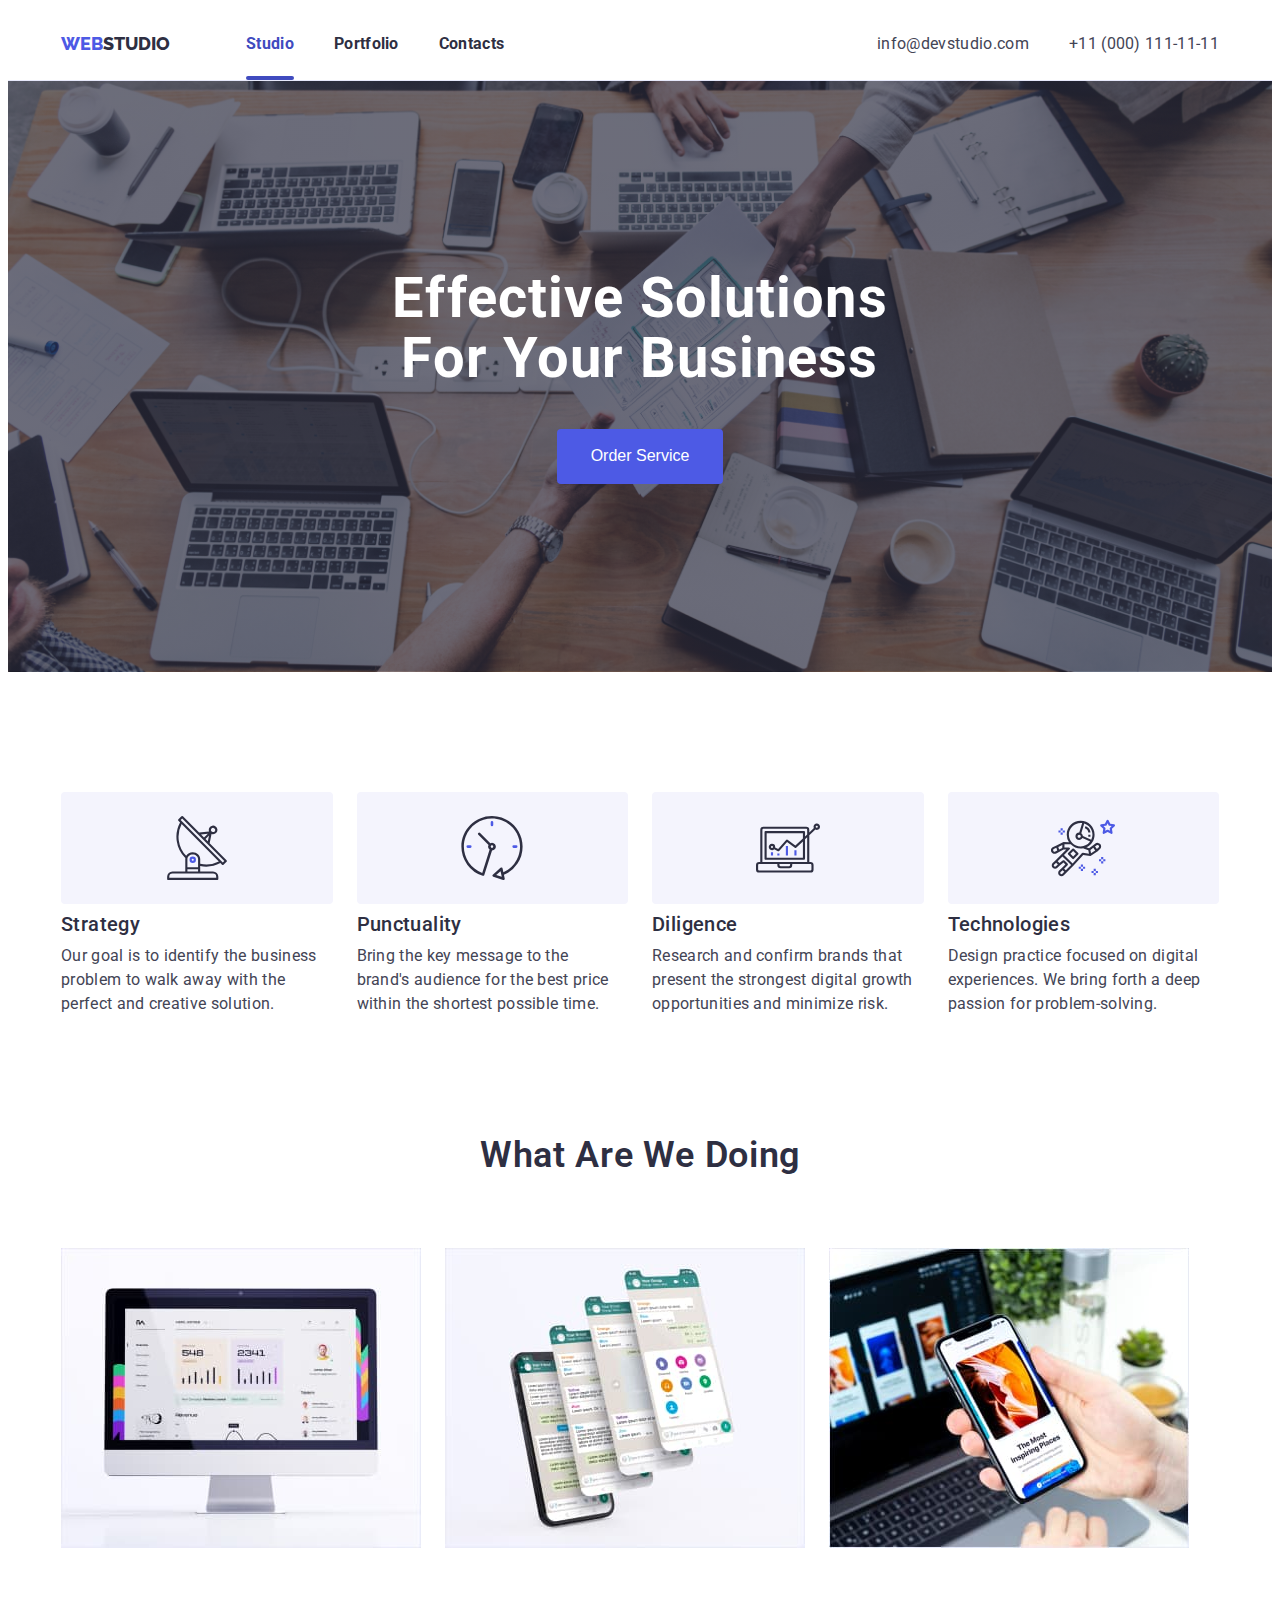
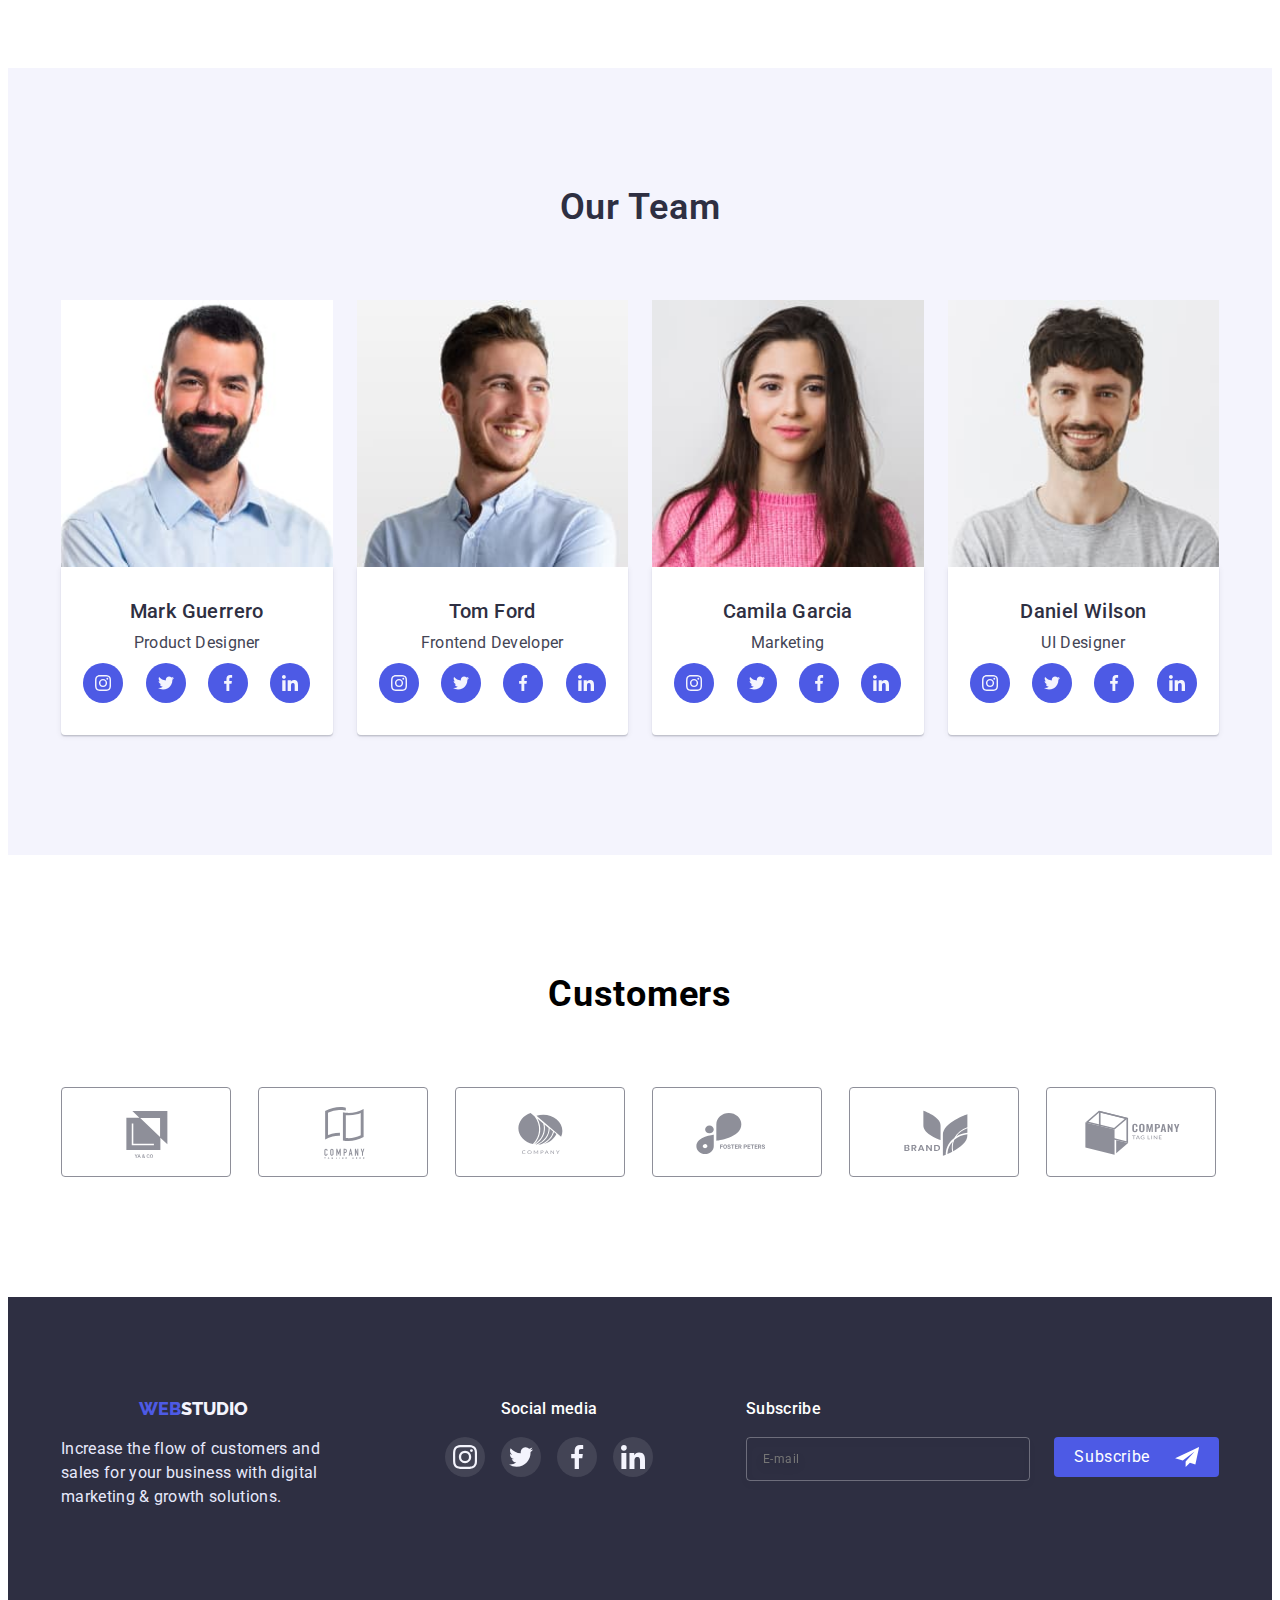
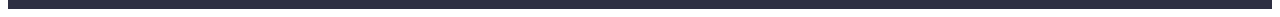
<file: index.html>
<!DOCTYPE html>
<html lang="en">
  <head>
    <meta charset="UTF-8" />
    <meta http-equiv="X-UA-Compatible" content="IE=edge" />
    <meta name="viewport" content="width=device-width, initial-scale=1.0" />
    <link rel="preconnect" href="https://fonts.googleapis.com" />
    <link rel="preconnect" href="https://fonts.gstatic.com" crossorigin />
    <link
      href="https://fonts.googleapis.com/css2?family=Raleway:wght@800&family=Roboto:wght@400;500;700;900&display=swap"
      rel="stylesheet"
    />
    <link
      rel="stylesheet"
      href="https://cdnjs.cloudflare.com/ajax/libs/modern-normalize/1.1.0/modern-normalize.min.css"
      integrity="sha512-wpPYUAdjBVSE4KJnH1VR1HeZfpl1ub8YT/NKx4PuQ5NmX2tKuGu6U/JRp5y+Y8XG2tV+wKQpNHVUX03MfMFn9Q=="
      crossorigin="anonymous"
      referrerpolicy="no-referrer"
    />
    <link rel="stylesheet" href="./css/styles.css" />
    <link rel="stylesheet" href="./css/mobile.css" />
    <link rel="stylesheet" href="./css/tablet.css" />
    <link rel="stylesheet" href="./css/desktop.css" />
    <title>HomeWork</title>
  </head>
  <body>
    <!----------------header---------------->
    <header class="header">
      <div class="container">
        <nav class="header-nav">
          <a class="logo" href="./index.html"
            ><span class="logo-span">Web</span>studio</a
          >
          <ul class="logo-list list">
            <li>
              <a class="logo-link active" href="./index.html"
                ><span class="active-wrap">Studio</span></a
              >
            </li>
            <li><a class="logo-link" href="./portfolio.html">Portfolio</a></li>
            <li><a class="logo-link" href="">Contacts</a></li>
          </ul>
        </nav>
        <address class="adress-wrap">
          <ul class="contact list">
            <li class="contact-list">
              <a class="contact-link" href="mailto:info@devstudio.com"
                >info@devstudio.com</a
              >
            </li>
            <li class="contact-list">
              <a class="contact-link" href="tel:+110001111111"
                >+11 (000) 111-11-11</a
              >
            </li>
          </ul>
        </address>
        <button type="button" class="mob-menu" data-menu-open>
          <svg class="menu-icon" width="29.54" height="18.62">
            <use href="./images/symbol-defs.svg#icon-mobile-menu-open"></use>
          </svg>
        </button>
      </div>
    </header>
    <!----------------main---------------->
    <main>
      <!-----------------hero---------------->
      <section class="hero">
        <div class="container">
          <h1 class="hero-title">Effective Solutions for Your Business</h1>
          <button class="hero-button" type="button" data-modal-open>
            Order Service
          </button>
        </div>
      </section>
      <!----------------our skills---------------->
      <section class="skills">
        <div class="container">
          <h2 class="visually-hidden">Our skills</h2>
          <ul class="skills-list list">
            <li class="skills-li">
              <div class="icon-li">
                <svg width="64" height="64">
                  <use href="./images/symbol-defs.svg#icon-antenna"></use>
                </svg>
              </div>
              <h3 class="skills-title">Strategy</h3>
              <p class="skills-text">
                Our goal is to identify the business problem to walk away with
                the perfect and creative solution.
              </p>
            </li>
            <li class="skills-li">
              <div class="icon-li">
                <svg width="64" height="64">
                  <use href="./images/symbol-defs.svg#icon-clock"></use>
                </svg>
              </div>
              <h3 class="skills-title">Punctuality</h3>
              <p class="skills-text">
                Bring the key message to the brand's audience for the best price
                within the shortest possible time.
              </p>
            </li>
            <li class="skills-li">
              <div class="icon-li">
                <svg width="64" height="64">
                  <use href="./images/symbol-defs.svg#icon-diagram"></use>
                </svg>
              </div>
              <h3 class="skills-title">Diligence</h3>
              <p class="skills-text">
                Research and confirm brands that present the strongest digital
                growth opportunities and minimize risk.
              </p>
            </li>
            <li class="skills-li">
              <div class="icon-li">
                <svg width="64" height="64">
                  <use href="./images/symbol-defs.svg#icon-astronaut"></use>
                </svg>
              </div>
              <h3 class="skills-title">Technologies</h3>
              <p class="skills-text">
                Design practice focused on digital experiences. We bring forth a
                deep passion for problem-solving.
              </p>
            </li>
          </ul>
        </div>
      </section>
      <!-----------------What are we doing----------------->
      <section class="doing">
        <div class="container">
          <h2 class="doing-title">What are we doing</h2>
          <ul class="ul-doing list">
            <li>
              <img src="./images/main-page/imac.jpg" alt="imac" width="360" />
            </li>
            <li>
              <img
                src="./images/main-page/phones.jpg"
                alt="phones"
                width="360"
              />
            </li>
            <li>
              <img
                src="./images/main-page/phonelaptop.jpg"
                alt="phone and laptop"
                width="360"
              />
            </li>
          </ul>
        </div>
      </section>
      <!-----------------team----------------->
      <section class="team">
        <div class="container">
          <h2 class="team-title">Our Team</h2>
          <ul class="team-ul list">
            <li class="team-main">
              <img
                class="team-img"
                src="./images/main-page/team/markguerrero.jpg"
                srcset="
                  ./images/main-page/team/markguerrero.jpg  1x,
                  ./images/main-page/team/marc-guero-2x.jpg 2x
                "
                alt="Mark Guerrero"
                width="264"
              />
              <div class="team-wrap">
                <h3 class="group-title">Mark Guerrero</h3>
                <p class="group-text">Product Designer</p>
                <ul class="team-list list">
                  <li class="team-li">
                    <a href="" class="team-link">
                      <svg class="team-icon" width="16" height="16">
                        <use
                          href="./images/symbol-defs.svg#icon-instagram"
                        ></use>
                      </svg>
                    </a>
                  </li>
                  <li class="team-li">
                    <a href="" class="team-link">
                      <svg class="team-icon" width="16" height="16">
                        <use href="./images/symbol-defs.svg#icon-twitter"></use>
                      </svg>
                    </a>
                  </li>
                  <li class="team-li">
                    <a href="" class="team-link">
                      <svg class="team-icon" width="16" height="16">
                        <use
                          href="./images/symbol-defs.svg#icon-facebook"
                        ></use>
                      </svg>
                    </a>
                  </li>
                  <li class="team-li">
                    <a href="" class="team-link">
                      <svg class="team-icon" width="16" height="16">
                        <use
                          href="./images/symbol-defs.svg#icon-linkedin"
                        ></use>
                      </svg>
                    </a>
                  </li>
                </ul>
              </div>
            </li>
            <li class="team-main">
              <img
                class="team-img"
                src="./images/main-page/team/tomford.jpg"
                srcset="
                  ./images/main-page/team/tomford.jpg     1x,
                  ./images/main-page/team/tom-ford-2x.jpg 2x
                "
                alt="Tom Ford"
                width="264"
              />
              <div class="team-wrap">
                <h3 class="group-title">Tom Ford</h3>
                <p class="group-text">Frontend Developer</p>
                <ul class="team-list list">
                  <li class="team-li">
                    <a href="" class="team-link">
                      <svg class="team-icon" width="16" height="16">
                        <use
                          href="./images/symbol-defs.svg#icon-instagram"
                        ></use>
                      </svg>
                    </a>
                  </li>
                  <li class="team-li">
                    <a href="" class="team-link">
                      <svg class="team-icon" width="16" height="16">
                        <use href="./images/symbol-defs.svg#icon-twitter"></use>
                      </svg>
                    </a>
                  </li>
                  <li class="team-li">
                    <a href="" class="team-link">
                      <svg class="team-icon" width="16" height="16">
                        <use
                          href="./images/symbol-defs.svg#icon-facebook"
                        ></use>
                      </svg>
                    </a>
                  </li>
                  <li class="team-li">
                    <a href="" class="team-link">
                      <svg class="team-icon" width="16" height="16">
                        <use
                          href="./images/symbol-defs.svg#icon-linkedin"
                        ></use>
                      </svg>
                    </a>
                  </li>
                </ul>
              </div>
            </li>
            <li class="team-main">
              <img
                class="team-img"
                src="./images/main-page/team/camilagarcia.jpg"
                srcset="
                  ./images/main-page/team/camilagarcia.jpg     1x,
                  ./images/main-page/team/camila-garcia-2x.jpg 2x
                "
                alt="Camila Garcia"
                width="264"
              />
              <div class="team-wrap">
                <h3 class="group-title">Camila Garcia</h3>
                <p class="group-text">Marketing</p>
                <ul class="team-list list">
                  <li class="team-li">
                    <a href="" class="team-link">
                      <svg class="team-icon" width="16" height="16">
                        <use
                          href="./images/symbol-defs.svg#icon-instagram"
                        ></use>
                      </svg>
                    </a>
                  </li>
                  <li class="team-li">
                    <a href="" class="team-link">
                      <svg class="team-icon" width="16" height="16">
                        <use href="./images/symbol-defs.svg#icon-twitter"></use>
                      </svg>
                    </a>
                  </li>
                  <li class="team-li">
                    <a href="" class="team-link">
                      <svg class="team-icon" width="16" height="16">
                        <use
                          href="./images/symbol-defs.svg#icon-facebook"
                        ></use>
                      </svg>
                    </a>
                  </li>
                  <li class="team-li">
                    <a href="" class="team-link">
                      <svg class="team-icon" width="16" height="16">
                        <use
                          href="./images/symbol-defs.svg#icon-linkedin"
                        ></use>
                      </svg>
                    </a>
                  </li>
                </ul>
              </div>
            </li>
            <li class="team-main">
              <img
                class="team-img"
                src="./images/main-page/team/danielwilson.jpg"
                srcset="
                  ./images/main-page/team/danielwilson.jpg     1x,
                  ./images/main-page/team/daniel-wilson-2x.jpg 2x
                "
                alt="Daniel Wilson"
                width="264"
              />
              <div class="team-wrap">
                <h3 class="group-title">Daniel Wilson</h3>
                <p class="group-text">UI Designer</p>
                <ul class="team-list list">
                  <li class="team-li">
                    <a href="" class="team-link">
                      <svg class="team-icon" width="16" height="16">
                        <use
                          href="./images/symbol-defs.svg#icon-instagram"
                        ></use>
                      </svg>
                    </a>
                  </li>
                  <li class="team-li">
                    <a href="" class="team-link">
                      <svg class="team-icon" width="16" height="16">
                        <use href="./images/symbol-defs.svg#icon-twitter"></use>
                      </svg>
                    </a>
                  </li>
                  <li class="team-li">
                    <a href="" class="team-link">
                      <svg class="team-icon" width="16" height="16">
                        <use
                          href="./images/symbol-defs.svg#icon-facebook"
                        ></use>
                      </svg>
                    </a>
                  </li>
                  <li class="team-li">
                    <a href="" class="team-link">
                      <svg class="team-icon" width="16" height="16">
                        <use
                          href="./images/symbol-defs.svg#icon-linkedin"
                        ></use>
                      </svg>
                    </a>
                  </li>
                </ul>
              </div>
            </li>
          </ul>
        </div>
      </section>
      <!--------------customers-------------->
      <section class="customers">
        <div class="container">
          <h2 class="customers-title">Customers</h2>
          <ul class="customers-list list">
            <li class="list-item">
              <a href="" class="customers-link">
                <svg class="customers-icon" width="104" height="56">
                  <use href="./images/symbol-defs.svg#icon-Logo"></use>
                </svg>
              </a>
            </li>
            <li class="list-item">
              <a href="" class="customers-link">
                <svg class="customers-icon" width="104" height="56">
                  <use href="./images/symbol-defs.svg#icon-Logo-1"></use>
                </svg>
              </a>
            </li>
            <li class="list-item">
              <a href="" class="customers-link">
                <svg class="customers-icon" width="104" height="56">
                  <use href="./images/symbol-defs.svg#icon-Logo-2"></use>
                </svg>
              </a>
            </li>
            <li class="list-item">
              <a href="" class="customers-link">
                <svg class="customers-icon" width="104" height="56">
                  <use href="./images/symbol-defs.svg#icon-Logo-3"></use>
                </svg>
              </a>
            </li>
            <li class="list-item">
              <a href="" class="customers-link">
                <svg class="customers-icon" width="104" height="56">
                  <use href="./images/symbol-defs.svg#icon-Logo-4"></use>
                </svg>
              </a>
            </li>
            <li class="list-item">
              <a href="" class="customers-link">
                <svg class="customers-icon" width="104" height="56">
                  <use href="./images/symbol-defs.svg#icon-Logo-5"></use>
                </svg>
              </a>
            </li>
          </ul>
        </div>
      </section>
    </main>
    <!-----------------footer---------------->
    <footer class="footer">
      <div class="container">
        <div class="footer-wrap">
          <div class="footer-logo-wrap">
            <a class="footer-logo" href="./index.html"
              ><span class="footer-span">Web</span>studio</a
            >
            <p class="footer-text">
              Increase the flow of customers and sales for your business with
              digital marketing & growth solutions.
            </p>
          </div>
          <div class="footer-soc">
            <h2 class="soc-title">Social media</h2>
            <ul class="soc-list list">
              <li class="soc-item">
                <a class="soc-link" href="">
                  <svg class="soc-icon" width="24" height="24">
                    <use href="./images/symbol-defs.svg#icon-instagram"></use>
                  </svg>
                </a>
              </li>
              <li class="soc-item">
                <a class="soc-link" href="">
                  <svg class="soc-icon" width="24" height="24">
                    <use href="./images/symbol-defs.svg#icon-twitter"></use>
                  </svg>
                </a>
              </li>
              <li class="soc-item">
                <a class="soc-link" href="">
                  <svg class="soc-icon" width="24" height="24">
                    <use href="./images/symbol-defs.svg#icon-facebook"></use>
                  </svg>
                </a>
              </li>
              <li class="soc-item">
                <a class="soc-link" href="">
                  <svg class="soc-icon" width="24" height="24">
                    <use href="./images/symbol-defs.svg#icon-linkedin"></use>
                  </svg>
                </a>
              </li>
            </ul>
          </div>
          <div class="subscribe-wrap">
            <p class="subscribe-area">Subscribe</p>
            <div class="footer-label">
              <label>
                <input
                  type="email"
                  name="mail"
                  class="footer-mail"
                  placeholder="E-mail" /></label
              ><button type="button" class="subscribe-btn">
                Subscribe
                <svg class="footer-btn-icon" width="24" height="20">
                  <use href="./images/symbol-defs.svg#icon-send"></use>
                </svg>
              </button>
            </div>
          </div>
        </div>
      </div>
    </footer>
    <!---------------modal---------------->
    <div class="backdrop is-hidden" data-modal>
      <div class="modal">
        <button type="button" class="modal-close" data-modal-close>
          <svg class="modal-icon" width="8" height="8">
            <use href="./images/symbol-defs.svg#icon-close"></use>
          </svg>
        </button>
        <p class="modal-title">Leave your contacts and we will call you back</p>
        <form class="modal-form">
          <label class="modal-label">
            <span class="modal-input-title">Name</span>
            <span class="modal-wrap">
              <input type="text" class="input" name="name" />
              <svg class="modal-name-icon" width="12" height="12">
                <use href="./images/symbol-defs.svg#icon-Name"></use>
              </svg>
            </span>
          </label>
          <label class="modal-label">
            <span class="modal-input-title">Phone</span>
            <span class="modal-wrap">
              <input type="tel" class="input" name="phone" />
              <svg class="modal-name-icon" width="13" height="13">
                <use href="./images/symbol-defs.svg#icon-Phone"></use>
              </svg>
            </span>
          </label>
          <label class="modal-label">
            <span class="modal-input-title">Email</span>
            <span class="modal-wrap">
              <input type="email" class="input" name="email" />
              <svg class="modal-name-icon" width="13" height="13">
                <use href="./images/symbol-defs.svg#icon-Mail"></use>
              </svg>
            </span>
          </label>
          <label class="modal-label-text">
            <span class="modal-input-title">Comment</span>
            <textarea
              name="user-comment"
              id="user-comment"
              class="user-text"
              placeholder="Text input"
            ></textarea>
          </label>
          <label class="checkbox-label">
            <input
              type="checkbox"
              name="check-text"
              value="true"
              class="modal-checkbox visually-hidden"
            />
            <span class="checkbox-custom">
              <svg class="" width="10" height="8">
                <use href="./images/symbol-defs.svg#icon-Vector"></use>
              </svg>
            </span>
            <span class="privacy-policy"
              >I accept the terms and conditions of the
              <a href="" class="privacy-policy-link">Policy Privacy</a></span
            >
          </label>
          <button type="submit" class="modal-send-btn">Send</button>
        </form>
      </div>
    </div>
    <!------------------mobile-menu------------------>
    <div class="mobile-backdrop is-hidden" data-menu>
      <div class="mobile-menu-wrap">
      <button type="button" class="mob-menu-close" data-menu-close>
        <svg class="modal-icon" width="8" height="8">
          <use href="./images/symbol-defs.svg#icon-close"></use>
        </svg>
      </button>
      <div class="mobile-menu">
        <ul class="mobile-list list">
          <li class="mobile-item">
            <a class="mobile-link" href="./index.html"
              ><span class="active-wrap">Studio</span></a
            >
          </li>
          <li class="mobile-item"><a class="mobile-link" href="./portfolio.html">Portfolio</a></li>
          <li class="mobile-item"><a class="mobile-link" href="">Contacts</a></li>
        </ul>
      </div>
      <div class="mobile-contact-wrap">
        <ul class="mobile-contact list">
          <li class="mobile-contact-item">
            <a class="mobile-contact-link" href="tel:+110001111111"
              >+11 (000) 111-11-11</a
            >
          </li>
          <li class="mobile-contact-item">
            <a class="mail-contact-link" href="mailto:info@devstudio.com"
              >info@devstudio.com</a
            >
          </li>
        </ul>
        <div class="mob-soc">
          <ul class="mob-soc-list list">
            <li class="mob-soc-item">
              <a class="mob-soc-link" href="">
                <svg class="mob-soc-icon" width="24" height="24">
                  <use href="./images/symbol-defs.svg#icon-instagram"></use>
                </svg>
              </a>
            </li>
            <li class="mob-soc-item">
              <a class="mob-soc-link" href="">
                <svg class="mob-soc-icon" width="24" height="24">
                  <use href="./images/symbol-defs.svg#icon-twitter"></use>
                </svg>
              </a>
            </li>
            <li class="mob-soc-item">
              <a class="mob-soc-link" href="">
                <svg class="mob-soc-icon" width="24" height="24">
                  <use href="./images/symbol-defs.svg#icon-facebook"></use>
                </svg>
              </a>
            </li>
            <li class="mob-soc-item">
              <a class="mob-soc-link" href="">
                <svg class="mob-soc-icon" width="24" height="24">
                  <use href="./images/symbol-defs.svg#icon-linkedin"></use>
                </svg>
              </a>
            </li>
          </ul>
        </div>
      </div>
      </div>
      </div>
    </div>
    <script src="./js/modal.js"></script>
    <script src="./js/mob-menu.js"></script>
  </body>
</html>
</file>
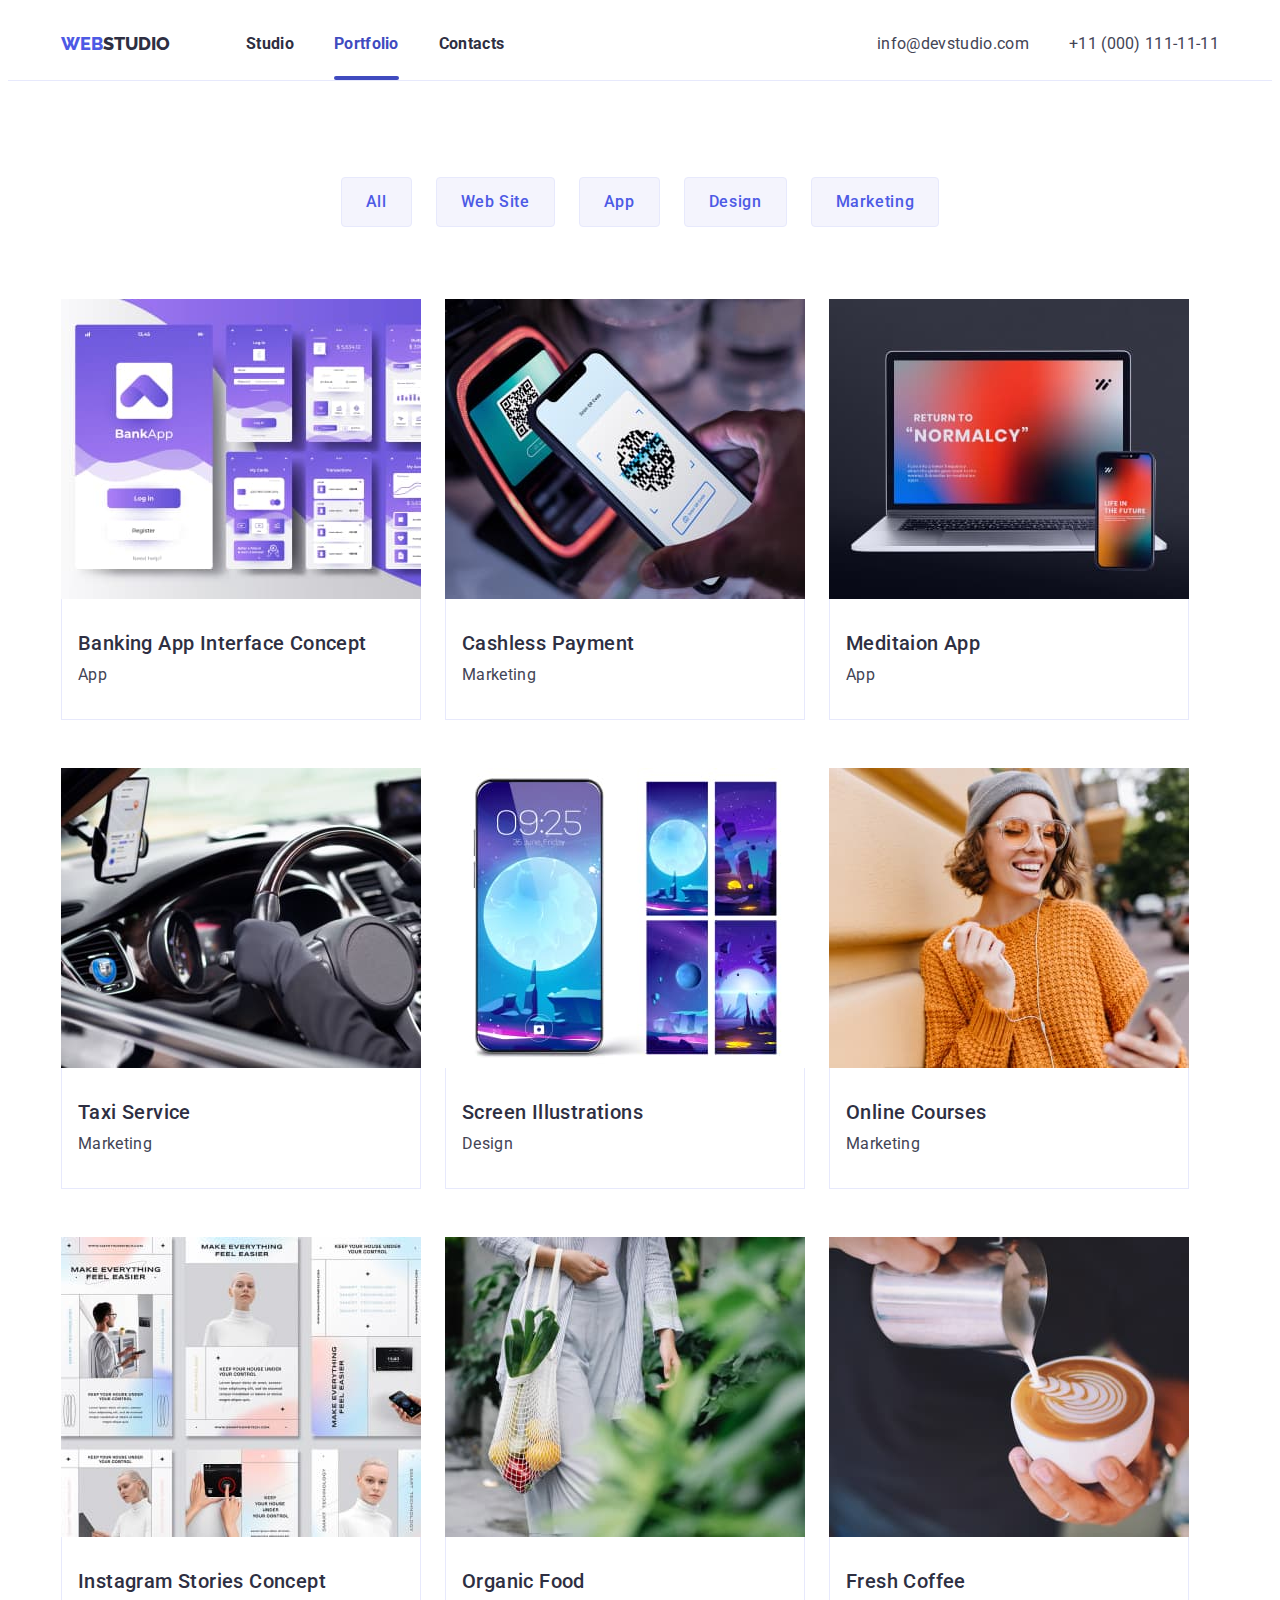
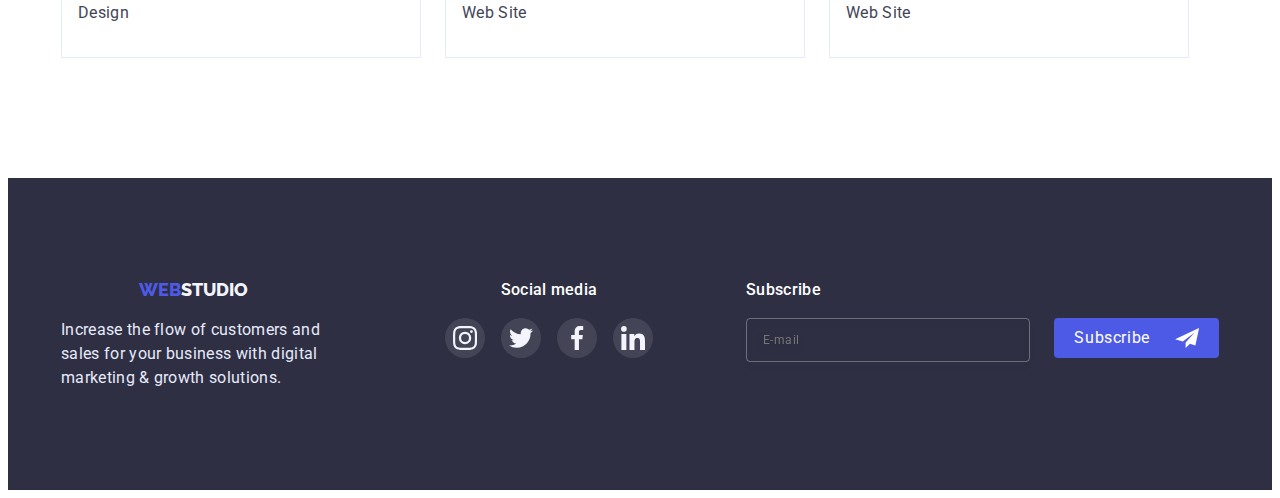
<file: portfolio.html>
<!DOCTYPE html>
<html lang="en">
  <head>
    <meta charset="UTF-8" />
    <meta http-equiv="X-UA-Compatible" content="IE=edge" />
    <meta name="viewport" content="width=device-width, initial-scale=1.0" />
    <link rel="preconnect" href="https://fonts.googleapis.com" />
    <link rel="preconnect" href="https://fonts.gstatic.com" crossorigin />
    <link
      href="https://fonts.googleapis.com/css2?family=Raleway:wght@800&family=Roboto:wght@400;500;700;900&display=swap"
      rel="stylesheet"
    />
    <link
      rel="stylesheet"
      href="https://cdnjs.cloudflare.com/ajax/libs/modern-normalize/1.1.0/modern-normalize.min.css"
      integrity="sha512-wpPYUAdjBVSE4KJnH1VR1HeZfpl1ub8YT/NKx4PuQ5NmX2tKuGu6U/JRp5y+Y8XG2tV+wKQpNHVUX03MfMFn9Q=="
      crossorigin="anonymous"
      referrerpolicy="no-referrer"
    />
    <link rel="stylesheet" href="./css/styles.css" />
    <link rel="stylesheet" href="./css/mobile.css" />
    <link rel="stylesheet" href="./css/tablet.css" />
    <link rel="stylesheet" href="./css/desktop.css" />
    <title>HomeWork</title>
  </head>
  <body>
    <!-----------------header----------------->
    <header class="header">
      <div class="container">
        <nav class="header-nav">
          <a class="logo" href="./index.html"
            ><span class="logo-span">Web</span>studio</a
          >
          <ul class="logo-list list">
            <li><a class="logo-link" href="./index.html">Studio</a></li>
            <li>
              <a class="logo-link active" href="./portfolio.html"
                ><span class="active-wrap">Portfolio</span></a
              >
            </li>
            <li><a class="logo-link" href="">Contacts</a></li>
          </ul>
        </nav>
        <address class="adress-wrap">
          <ul class="contact list">
            <li>
              <a class="contact-link" href="mailto:info@devstudio.com"
                >info@devstudio.com</a
              >
            </li>
            <li>
              <a class="contact-link" href="tel:+110001111111"
                >+11 (000) 111-11-11</a
              >
            </li>
          </ul>
        </address>
      </div>
    </header>
    <!-----------------main----------------->
    <main>
      <!------------------filter----------------->
      <section class="portfolio">
        <div class="container">
          <h1 class="visually-hidden">Portfolio</h1>
          <ul class="portfolio-filter list">
            <li class="portfolio-item">
              <button class="portfolio-btn" type="button">All</button>
            </li>
            <li class="portfolio-item">
              <button class="portfolio-btn" type="button">Web Site</button>
            </li>
            <li class="portfolio-item">
              <button class="portfolio-btn" type="button">App</button>
            </li>
            <li class="portfolio-item">
              <button class="portfolio-btn" type="button">Design</button>
            </li>
            <li class="portfolio-item">
              <button class="portfolio-btn" type="button">Marketing</button>
            </li>
          </ul>

          <ul class="portfolio-list list">
            <li class="portfolio-li">
              <a class="portfolio-link" href="">
                <div class="exampl-wrap">
                  <img
                    src="./images/portfolio/mobilebank.jpg"
                    alt="mobile bank app"
                    width="360"
                  />
                  <p class="portfolio-slide-text">
                    14 Stylish and User-Friendly App Design Concepts · Task
                    Manager App · Calorie Tracker App · Exotic Fruit Ecommerce
                    App · Cloud Storage App
                  </p>
                </div>
                <div class="portfolio-wrap">
                  <h2 class="portfolio-title">Banking App Interface Concept</h2>
                  <p class="portfolio-text">App</p>
                </div></a
              >
            </li>
            <li class="portfolio-li">
              <a class="portfolio-link" href="">
                <div class="exampl-wrap">
                  <img
                    src="./images/portfolio/phoneterminal.jpg"
                    alt="cashless payment"
                    width="360"
                  />
                  <p class="portfolio-slide-text">
                    14 Stylish and User-Friendly App Design Concepts · Task
                    Manager App · Calorie Tracker App · Exotic Fruit Ecommerce
                    App · Cloud Storage App
                  </p>
                </div>
                <div class="portfolio-wrap">
                  <h2 class="portfolio-title">Cashless Payment</h2>
                  <p class="portfolio-text">Marketing</p>
                </div>
              </a>
            </li>
            <li class="portfolio-li">
              <a class="portfolio-link" href=""
                ><div class="exampl-wrap">
                  <img
                    src="./images/portfolio/laptop-phone.jpg"
                    alt="meditaion app"
                    width="360"
                  />
                  <p class="portfolio-slide-text">
                    14 Stylish and User-Friendly App Design Concepts · Task
                    Manager App · Calorie Tracker App · Exotic Fruit Ecommerce
                    App · Cloud Storage App
                  </p>
                </div>
                <div class="portfolio-wrap">
                  <h2 class="portfolio-title">Meditaion App</h2>
                  <p class="portfolio-text">App</p>
                </div></a
              >
            </li>
            <li class="portfolio-li">
              <a class="portfolio-link" href=""
                ><div class="exampl-wrap">
                  <img
                    src="./images/portfolio/car.jpg"
                    alt="taxi service"
                    width="360"
                  />
                  <p class="portfolio-slide-text">
                    14 Stylish and User-Friendly App Design Concepts · Task
                    Manager App · Calorie Tracker App · Exotic Fruit Ecommerce
                    App · Cloud Storage App
                  </p>
                </div>
                <div class="portfolio-wrap">
                  <h2 class="portfolio-title">Taxi Service</h2>
                  <p class="portfolio-text">Marketing</p>
                </div></a
              >
            </li>
            <li class="portfolio-li">
              <a class="portfolio-link" href=""
                ><div class="exampl-wrap">
                  <img
                    src="./images/portfolio/phone.jpg"
                    alt="screen illustrations"
                    width="360"
                  />
                  <p class="portfolio-slide-text">
                    14 Stylish and User-Friendly App Design Concepts · Task
                    Manager App · Calorie Tracker App · Exotic Fruit Ecommerce
                    App · Cloud Storage App
                  </p>
                </div>
                <div class="portfolio-wrap">
                  <h2 class="portfolio-title">Screen Illustrations</h2>
                  <p class="portfolio-text">Design</p>
                </div></a
              >
            </li>
            <li class="portfolio-li">
              <a class="portfolio-link" href=""
                ><div class="exampl-wrap">
                  <img
                    src="./images/portfolio/girl.jpg"
                    alt="online courses"
                    width="360"
                  />
                  <p class="portfolio-slide-text">
                    14 Stylish and User-Friendly App Design Concepts · Task
                    Manager App · Calorie Tracker App · Exotic Fruit Ecommerce
                    App · Cloud Storage App
                  </p>
                </div>
                <div class="portfolio-wrap">
                  <h2 class="portfolio-title">Online Courses</h2>
                  <p class="portfolio-text">Marketing</p>
                </div></a
              >
            </li>
            <li class="portfolio-li">
              <a class="portfolio-link" href=""
                ><div class="exampl-wrap">
                  <img
                    src="./images/portfolio/instastories.jpg"
                    alt="Instagram Stories Concept"
                    width="360"
                  />
                  <p class="portfolio-slide-text">
                    14 Stylish and User-Friendly App Design Concepts · Task
                    Manager App · Calorie Tracker App · Exotic Fruit Ecommerce
                    App · Cloud Storage App
                  </p>
                </div>
                <div class="portfolio-wrap">
                  <h2 class="portfolio-title">Instagram Stories Concept</h2>
                  <p class="portfolio-text">Design</p>
                </div></a
              >
            </li>
            <li class="portfolio-li">
              <a class="portfolio-link" href=""
                ><div class="exampl-wrap">
                  <img
                    src="./images/portfolio/girlwithfruits.jpg"
                    alt="organic food"
                    width="360"
                  />
                  <p class="portfolio-slide-text">
                    14 Stylish and User-Friendly App Design Concepts · Task
                    Manager App · Calorie Tracker App · Exotic Fruit Ecommerce
                    App · Cloud Storage App
                  </p>
                </div>
                <div class="portfolio-wrap">
                  <h2 class="portfolio-title">Organic Food</h2>
                  <p class="portfolio-text">Web Site</p>
                </div>
              </a>
            </li>
            <li class="portfolio-li">
              <a class="portfolio-link" href=""
                ><div class="exampl-wrap">
                  <img
                    src="./images/portfolio/coffe.jpg"
                    alt="fresh coffee"
                    width="360"
                  />
                  <p class="portfolio-slide-text">
                    14 Stylish and User-Friendly App Design Concepts · Task
                    Manager App · Calorie Tracker App · Exotic Fruit Ecommerce
                    App · Cloud Storage App
                  </p>
                </div>
                <div class="portfolio-wrap">
                  <h2 class="portfolio-title">Fresh Coffee</h2>
                  <p class="portfolio-text">Web Site</p>
                </div>
              </a>
            </li>
          </ul>
        </div>
      </section>
    </main>
    <!------------------footer----------------->
    <footer class="footer">
      <div class="container">
        <div class="footer-wrap">
          <div class="footer-logo-wrap">
            <a class="footer-logo" href="./index.html"
              ><span class="footer-span">Web</span>studio</a
            >
            <p class="footer-text">
              Increase the flow of customers and sales for your business with
              digital marketing & growth solutions.
            </p>
          </div>
          <div class="footer-soc">
            <h2 class="soc-title">Social media</h2>
            <ul class="soc-list list">
              <li class="soc-item">
                <a class="soc-link" href="">
                  <svg class="soc-icon" width="24" height="24">
                    <use href="./images/symbol-defs.svg#icon-instagram"></use>
                  </svg>
                </a>
              </li>
              <li class="soc-item">
                <a class="soc-link" href="">
                  <svg class="soc-icon" width="24" height="24">
                    <use href="./images/symbol-defs.svg#icon-twitter"></use>
                  </svg>
                </a>
              </li>
              <li class="soc-item">
                <a class="soc-link" href="">
                  <svg class="soc-icon" width="24" height="24">
                    <use href="./images/symbol-defs.svg#icon-facebook"></use>
                  </svg>
                </a>
              </li>
              <li class="soc-item">
                <a class="soc-link" href="">
                  <svg class="soc-icon" width="24" height="24">
                    <use href="./images/symbol-defs.svg#icon-linkedin"></use>
                  </svg>
                </a>
              </li>
            </ul>
          </div>
          <div class="subscribe-wrap">
            <p class="subscribe-area">Subscribe</p>
            <div class="footer-label">
              <label>
                <input
                  type="email"
                  name="mail"
                  class="footer-mail"
                  placeholder="E-mail" /></label
              ><button type="button" class="subscribe-btn">
                Subscribe
                <svg class="footer-btn-icon" width="24" height="20">
                  <use href="./images/symbol-defs.svg#icon-send"></use>
                </svg>
              </button>
            </div>
          </div>
        </div>
      </div>
    </footer>
  </body>
</html>
</file>
<file: css/styles.css>
:root {
  --main-text: #434455;
  --secondary-text: #2e2f42;
  --active-color: #4d5ae5;
  --hero-title-color: #ffffff;
  --hover-focus: #404bbf;
  --team-backgroud: #f4f4fd;
  --footer-text: #e7e9fc;
  --border-color: #8e8f99;
  --customers-icon-color: #8e8f99;
  --soc-links-color: rgba(255, 255, 255, 0.1);
  --soc-links-hover: #31d0aa;
  --modal-color: #fcfcfc;
  /* #FCFCFC,
 #31D0AA ,rgba(255, 255, 255, 0.1) ,#AFB1B8, #8e8f99; #434455; #2e2f42; #4d5ae5; #ffffff; #F4F4FD, #404BBF, #F4F4FD, #E7E9FC  */
}

/* ----------------body---------------- */
body {
  font-family: "Roboto", sans-serif;
}

h1,
h2,
h3,
h4,
h5,
h6,
p {
  margin: 0;
}

ul {
  margin: 0;
  padding-left: 0;
}

img {
  display: block;
  max-width: 100%;
  height: auto;
}

.container {
  /* width: 1158px; */
  padding-left: 15px;
  padding-right: 15px;
  margin-left: auto;
  margin-right: auto;
  /* outline: 1px solid red; */
}

/* ----------------header----------------*/

.header {
  border-bottom: 1px solid #e7e9fc;
}

.header > .container {
  display: flex;
}

.header-nav {
  display: flex;
}

.logo-span {
  font-family: "Raleway", sans-serif;
  font-weight: 800;
  font-size: 18px;
  line-height: 1.33;
  color: var(--active-color);
}

.logo {
  font-family: "Raleway", sans-serif;
  font-weight: 800;
  font-size: 18px;
  line-height: 1.33;
  text-transform: uppercase;
  text-decoration: none;
  color: var(--secondary-text);
  margin-right: 76px;

  padding: 24px 0;
}

.logo-list {
  display: flex;
  gap: 40px;
  display: none;
}

.list {
  list-style: none;
}

.logo-link {
  font-weight: 700;
  font-size: 16px;
  line-height: 1.5;
  letter-spacing: 0.02em;
  color: #2e2f42;
  text-decoration: none;

  padding: 24px 0;
  display: block;
  position: relative;

  transition: color 250ms cubic-bezier(0.4, 0, 0.2, 1);
}
.logo-link:hover,
.logo-link:focus {
  color: var(--hover-focus);
}

.active-wrap {
  color: var(--hover-focus);
}

.contact-list {
}

.logo-link.active::after {
  content: "";
  position: absolute;
  width: 100%;
  height: 4px;
  background: var(--hover-focus);
  border-radius: 2px;
  left: 0;
  bottom: 0;
}

.contact {
  display: flex;
  gap: 40px;
}

.adress-wrap {
  display: none;
}

.contact-link:focus,
.contact-link:hover {
  color: var(--hover-focus);
  /* outline: none; */
}

.mob-menu {
  background-color: var(--hero-title-color);
  border-color: transparent;
  margin-left: auto;
}

.menu-icon {
  stroke: var(--secondary-text);
}

/* ----------------index page---------------- */
/*----------------hero----------------*/

.hero {
  background-color: var(--secondary-text);
  padding-top: 112px;
  padding-bottom: 112px;

  background-image: linear-gradient(
      rgba(46, 47, 66, 0.7),
      rgba(46, 47, 66, 0.7)
    ),
    url(../images/main-page/Dark-bg-mob.jpg);
  background-repeat: no-repeat;
  background-position: center;
  background-size: cover;
  margin-left: auto;
  margin-right: auto;
}

@media (min-device-pixel-ratio: 2),
  (min-resolution: 192dpi),
  (min-resolution: 2dppx) {
  .hero {
    background-image: linear-gradient(
        rgba(46, 47, 66, 0.7),
        rgba(46, 47, 66, 0.7)
      ),
      url(../images/main-page/Dark-bg-mob-2x.jpg);
  }
}

.hero-title {
  font-weight: 700;
  font-size: 30px;
  line-height: 1.11;
  text-align: center;
  letter-spacing: 0.02em;
  text-transform: capitalize;
  color: var(--hero-title-color);

  width: 300px;
  margin-right: auto;
  margin-left: auto;

  margin-bottom: 72px;
}

.hero-button {
  font-weight: 500;
  font-size: 16px;
  line-height: 1.18;
  color: var(--hero-title-color);

  background-color: var(--active-color);
  cursor: pointer;

  display: block;
  margin: 0 auto;
  padding: 16px 32px;
  background: #4d5ae5;
  border-radius: 4px;
  border-color: transparent;

  transition: outline 250ms cubic-bezier(0.4, 0, 0.2, 1),
    box-shadow 250ms cubic-bezier(0.4, 0, 0.2, 1),
    background-color 250ms cubic-bezier(0.4, 0, 0.2, 1);
}

/* ----------------our skills---------------- */

.skills {
  padding-top: 96px;
  padding-bottom: 96px;
}
.visually-hidden {
  position: absolute;
  width: 1px;
  height: 1px;
  overflow: hidden;
  border: 0;
  padding: 0;
  clip: rect(0 0 0 0);
  clip-path: inset(50%);
  margin: -1px;
}

.skills-list {
  display: flex;
  flex-wrap: wrap;
  gap: 72px;
  justify-content: center;
}

.skills-li {
}

.icon-li {
  width: 100%;
  height: 100%;
  display: none;
  height: 112px;
  background-color: var(--team-backgroud);
  border-radius: 4px;
  margin-bottom: 8px;
}

.skills-title {
  font-weight: 700;
  font-size: 36px;
  line-height: 1.11;
  text-align: center;
  letter-spacing: 0.02em;
  text-transform: capitalize;
  color: var(--secondary-text);

  margin-bottom: 8px;
}

.skills-text {
  font-weight: 500;
  font-size: 16px;
  line-height: 1.5;
  letter-spacing: 0.02em;
  color: var(--main-text);
}

/* !-----------------What are we doing----------------- */

.doing {
  display: none;
}

/* -----------------team----------------- */

.team {
  background-color: var(--team-backgroud);
  padding-top: 96px;
  padding-bottom: 128px;
}

/* .team > .container {
  width: 294px;
} */

.team-title {
  font-weight: 600;
  font-size: 36px;
  line-height: 1.11;
  text-align: center;
  letter-spacing: 0.02em;
  text-transform: capitalize;
  color: var(--secondary-text);

  margin-bottom: 72px;
}

.team-ul {
  display: flex;
  justify-content: space-between;
  flex-wrap: wrap;
  gap: 72px;
}

.team-main {
  width: 264px;
  margin-left: auto;
  margin-right: auto;
}

.team-img {
  width: 100%;
}

.team-wrap {
  padding-top: 32px;
  padding-bottom: 32px;
  background: #ffffff;
  box-shadow: 0px 1px 6px rgba(46, 47, 66, 0.08),
    0px 1px 1px rgba(46, 47, 66, 0.16), 0px 2px 1px rgba(46, 47, 66, 0.08);
  border-radius: 0px 0px 4px 4px;
}

.group-title {
  font-weight: 500;
  font-size: 20px;
  line-height: 1.2;
  letter-spacing: 0.02em;
  color: var(--secondary-text);

  margin-bottom: 8px;
  text-align: center;
}
.group-text {
  font-weight: 400;
  font-size: 16px;
  line-height: 1.5;
  letter-spacing: 0.02em;
  color: var(--main-text);

  text-align: center;
  margin-bottom: 8px;
}

.team-list {
  display: flex;
  justify-content: space-evenly;
}

.team-li {
  width: 40px;
  height: 40px;
}

.team-link {
  width: 100%;
  height: 100%;
  border-radius: 50%;
  background-color: var(--active-color);
  display: flex;
  align-items: center;
  justify-content: center;
  transition: background-color 250ms cubic-bezier(0.4, 0, 0.2, 1);
}

.team-icon {
  fill: var(--team-backgroud);
}

/* --------------customers-------------- */

.customers-title {
  font-weight: 700;
  font-size: 36px;
  line-height: 1.11;
  text-align: center;
  letter-spacing: 0.02em;
  text-transform: capitalize;
  margin-bottom: 72px;
}

.customers {
  padding-top: 96px;
  padding-bottom: 96px;
}

.customers-list {
  display: flex;
  flex-wrap: wrap;
  gap: 72px 16px;
}

.list-item {
  width: calc((100% - 16px) / 2);
}

.customers-link {
  height: 88px;
  display: flex;
  align-items: center;
  justify-content: center;

  border: 1px solid var(--border-color);
  border-radius: 4px;

  transition: border-color 250ms cubic-bezier(0.4, 0, 0.2, 1);
}

.customers-icon {
  fill: var(--customers-icon-color);

  transition: fill 250ms cubic-bezier(0.4, 0, 0.2, 1);
}

/* -----------------footer---------------- */

.footer {
  background-color: var(--secondary-text);
  padding-top: 96px;
  padding-bottom: 96px;
}

/* .footer > .container {
  width: 294px;
} */

.footer-logo {
  font-family: "Raleway", sans-serif;
  font-weight: 800;
  font-size: 18px;
  line-height: 1.33;
  text-transform: uppercase;
  text-decoration: none;
  color: var(--team-backgroud);

  display: block;
  margin-bottom: 16px;
  text-align: center;
}

.footer-span {
  font-family: "Raleway", sans-serif;
  font-weight: 800;
  font-size: 18px;
  line-height: 1.33;
  color: var(--active-color);
}

.footer-text {
  font-weight: 400;
  font-size: 16px;
  line-height: 1.5;
  letter-spacing: 0.02em;
  color: var(--footer-text);
  margin-left: auto;
  margin-right: auto;

  width: 268px;
}

.footer-logo-wrap {
  margin-bottom: 72px;
}

.footer-soc {
  margin-bottom: 72px;
}

.soc-title {
  font-weight: 500;
  font-size: 16px;
  line-height: 1.5;
  letter-spacing: 0.02em;
  color: var(--hero-title-color);

  margin-bottom: 16px;
  text-align: center;
}

.soc-list {
  display: flex;
  gap: 16px;
  justify-content: center;
}

.soc-item {
  width: 40px;
  height: 40px;
}

.soc-link {
  width: 100%;
  height: 100%;
  border-radius: 50%;
  background-color: var(--soc-links-color);
  display: flex;
  align-items: center;
  justify-content: center;

  transition: background-color 250ms cubic-bezier(0.4, 0, 0.2, 1);
}

.soc-icon {
  fill: var(--team-backgroud);
}

.subscribe-wrap {
  margin-left: auto;
}

.subscribe-area {
  font-weight: 500;
  font-size: 16px;
  line-height: 1.5;
  letter-spacing: 0.02em;

  color: var(--hero-title-color);
  margin-bottom: 16px;
  text-align: center;
}

.footer-label {
  gap: 24px;
  position: relative;
}

.footer-mail {
  width: 100%;
  height: 40px;
  background-color: transparent;
  border: 1px solid rgba(255, 255, 255, 0.3);
  filter: drop-shadow(0px 4px 4px rgba(0, 0, 0, 0.15));
  border-radius: 4px;

  font-family: "Roboto";
  font-style: normal;
  font-weight: 400;
  font-size: 12px;
  line-height: 2;

  letter-spacing: 0.04em;

  color: rgba(255, 255, 255, 0.6);
  padding-left: 16px;
  outline: none;
  margin-bottom: 16px;
  /* position: absolute;
  top: -60px; */
}

.subscribe-btn {
  width: 165px;
  height: 40px;
  margin-left: auto;
  margin-right: auto;

  font-family: inherit;
  font-weight: 400;
  font-size: 16px;
  line-height: 1.5;
  letter-spacing: 0.04em;
  color: var(--hero-title-color);
  cursor: pointer;

  background: var(--active-color);
  border-radius: 4px;
  border-color: transparent;
  display: flex;
  align-items: center;
  justify-content: space-around;
  transition: background-color 250ms cubic-bezier(0.4, 0, 0.2, 1);
}

.footer-btn-icon {
  fill: var(--hero-title-color);
}

/* -----------------modal----------------- */

.backdrop {
  position: fixed;
  top: 0;
  width: 100%;
  height: 100%;
  background-color: rgba(46, 47, 66, 0.7);
  opacity: 1;
  transition: opacity 250ms cubic-bezier(0.4, 0, 0.2, 1),
    visibility 250ms cubic-bezier(0.4, 0, 0.2, 1);
}

.modal {
  position: absolute;
  top: 50%;
  left: 50%;
  /* width: 392px; */
  /* width: 408px; */
  width: 90%;
  background-color: var(--modal-color);
  border-radius: 4px;
  transform: translate(-50%, -50%) scale(1);
  transition: transform 250ms cubic-bezier(0.4, 0, 0.2, 1);
  padding: 72px 24px 24px;
}

.backdrop.is-hidden .modal {
  transform: translate(-50%, -50%) scale(0);
}

.modal-close {
  position: absolute;
  top: 24px;
  right: 24px;
  width: 24px;
  height: 24px;
  padding: 0;
  border-radius: 50%;
  background-color: var(--footer-text);
  border: 1px solid rgba(0, 0, 0, 0.1);
  display: flex;
  justify-content: center;
  align-items: center;
  cursor: pointer;
  transition: background-color 250ms cubic-bezier(0.4, 0, 0.2, 1),
    fill 250ms cubic-bezier(0.4, 0, 0.2, 1);
}

.modal-close:hover {
  background-color: var(--hover-focus);
  fill: var(--hero-title-color);
}

.is-hidden {
  opacity: 0;
  visibility: hidden;
  pointer-events: none;
}

.modal-title {
  font-weight: 500;
  font-size: 16px;
  line-height: 1.5;
  text-align: center;
  letter-spacing: 0.02em;

  color: #2e2f42;
  margin-bottom: 14px;
}

.modal-label {
  display: block;
  margin-bottom: 8px;
}

.modal-input-title {
  display: block;
  font-weight: 400;
  font-size: 12px;
  line-height: 1.33;
  letter-spacing: 0.04em;

  color: #8e8f99;
  margin-bottom: 4px;
}

.modal-wrap {
  position: relative;
}

.input {
  width: 100%;
  height: 40px;
  border: 1px solid rgba(33, 33, 33, 0.2);
  border-radius: 4px;
  position: relative;
  padding-left: 38px;
  outline: none;
  transition: border-color 250ms cubic-bezier(0.4, 0, 0.2, 1);
}

.input:focus {
  border-color: var(--active-color);
}

.input:focus + .modal-name-icon {
  fill: var(--active-color);
}

.modal-name-icon {
  position: absolute;
  left: 19px;
  top: 3px;
  transition: fill 250ms cubic-bezier(0.4, 0, 0.2, 1);
}

.modal-label-text {
  display: block;
  margin-bottom: 16px;
}

.user-text {
  width: 100%;
  height: 120px;
  border: 1px solid rgba(33, 33, 33, 0.2);
  border-radius: 4px;
  resize: none;
  padding: 8px 16px;
  outline: none;
  transition: border-color 250ms cubic-bezier(0.4, 0, 0.2, 1);
}

.user-text:focus {
  border-color: var(--active-color);
}

.user-text::placeholder {
  font-family: "Roboto";
  font-weight: 400;
  font-size: 12px;
  line-height: 1.33;
  letter-spacing: 0.04em;

  color: rgba(117, 117, 117, 0.5);
}

.checkbox-label {
}

.checkbox-custom {
  width: 16px;
  height: 16px;
  border: 1.25px solid #2e2f42;
  border-radius: 2px;
  display: inline-flex;
  align-items: center;
  justify-content: center;
  fill: transparent;
}

.privacy-policy {
  font-family: "Roboto";
  font-weight: 400;
  font-size: 12px;
  line-height: 1.33;
  letter-spacing: 0.04em;

  color: #757575;
}

.privacy-policy-link {
  color: var(--active-color);
}

.modal-checkbox:checked + .checkbox-custom {
  background-color: var(--hover-focus);
  border: transparent;
  fill: var(--team-backgroud);
}

.modal-send-btn {
  font-family: inherit;
  font-weight: 500;
  font-size: 16px;
  line-height: 1.5;

  letter-spacing: 0.04em;
  color: var(--hero-title-color);

  margin-left: auto;
  margin-right: auto;
  display: block;
  margin-top: 24px;

  width: 169px;
  height: 56px;

  background-color: var(--active-color);
  box-shadow: 0px 4px 4px rgba(0, 0, 0, 0.15);
  border-radius: 4px;
  border-color: transparent;
  transition: background-color 250ms cubic-bezier(0.4, 0, 0.2, 1);
  cursor: pointer;
}

.modal-send-btn:hover {
  background-color: var(--hover-focus);
}

/* -----------------mobile menu----------------- */

.mobile-backdrop {
  position: fixed;
  top: 0;
  width: 100%;
  height: 100%;
  background-color: var(--hero-title-color);
  padding: 80px 40px 40px 40px;
  transform: translate(0%, 0%) scale(1);
  transition: transform 250ms cubic-bezier(0.4, 0, 0.2, 1);
}

.mobile-backdrop.is-hidden {
  transform: translate(0%, 0%) scale(0);
}

.mobile-menu-wrap {
  display: flex;
  flex-direction: column;
  justify-content: space-between;
  height: 100%;
}

.mob-menu-close {
  position: absolute;
  top: 40px;
  right: 40px;
  width: 24px;
  height: 24px;
  padding: 0;
  border-radius: 50%;
  border: 1px solid rgba(0, 0, 0, 0.1);
  display: flex;
  justify-content: center;
  align-items: center;
}

.mobile-menu {
  /* margin-bottom: 284px; */
  margin-bottom: 100px;
}

.mobile-list {
}

.mobile-item:not(:last-child) {
  margin-bottom: 40px;
}

.mobile-link {
  font-family: "Roboto";
  font-style: normal;
  font-weight: 700;
  font-size: 36px;
  line-height: 1.11;
  letter-spacing: 0.02em;
  text-transform: capitalize;
  text-decoration: none;

  color: #2e2f42;
}

.mobile-contact-wrap {
}

.mobile-contact {
  margin-bottom: 48px;
}

.mobile-contact-item:first-child {
  margin-bottom: 40px;
}

.mobile-contact-link {
  font-family: "Roboto";
  font-style: normal;
  font-weight: 600;
  font-size: 25px;
  line-height: 1.11;
  text-transform: capitalize;
  text-decoration: none;

  color: var(--active-color);
}

.mail-contact-link {
  text-decoration: none;
  font-family: "Roboto";
  font-style: normal;
  font-weight: 500;
  font-size: 20px;
  line-height: 1.2;
  letter-spacing: 0.02em;

  color: var(--main-text);
}

.mob-soc {
}
.mob-soc-list {
  display: flex;
  /* gap: 56px; */
  justify-content: space-between;
}
.mob-soc-item {
  width: 40px;
  height: 40px;
  background-color: var(--active-color);
  border-radius: 50%;
  display: flex;
  align-items: center;
  justify-content: center;
}
.mob-soc-link {
  display: flex;
}
.mob-soc-icon {
  fill: var(--team-backgroud);
  align-items: center;
  justify-content: center;
}

/* -----------------portfolio page----------------- */

.portfolio {
  /* background-color: #434455; */
  padding-top: 96px;
  padding-bottom: 120px;
}
.portfolio-filter {
  margin-bottom: 72px;

  display: flex;
  justify-content: center;
  gap: 24px;
}

.portfolio-item {
  transition: box-shadow 250ms cubic-bezier(0.4, 0, 0.2, 1);
}

.portfolio-item:focus,
.portfolio-item:hover {
  box-shadow: 0px 3px 1px rgba(0, 0, 0, 0.1), 0px 2px 1px rgba(0, 0, 0, 0.08),
    0px 2px 2px rgba(0, 0, 0, 0.12);
}

.portfolio-btn {
  font-family: "Roboto", sans-serif;
  font-weight: 500;
  font-size: 16px;
  line-height: 1.5;
  text-align: center;
  letter-spacing: 0.04em;
  color: var(--active-color);
  background-color: var(--team-backgroud);
  cursor: pointer;

  padding: 12px 24px;
  border: 1px solid var(--footer-text);
  border-radius: 4px;

  transition: color 250ms cubic-bezier(0.4, 0, 0.2, 1),
    background-color 250ms cubic-bezier(0.4, 0, 0.2, 1),
    border-color 250ms cubic-bezier(0.4, 0, 0.2, 1),
    box-shadow 250ms cubic-bezier(0.4, 0, 0.2, 1);
}
.portfolio-btn:focus,
.portfolio-btn:hover {
  color: var(--hero-title-color);
  background-color: var(--hover-focus);
  border-color: var(--hover-focus);
  box-shadow: 0px 3px 1px rgba(0, 0, 0, 0.1), 0px 2px 1px rgba(0, 0, 0, 0.08),
    0px 2px 2px rgba(0, 0, 0, 0.12);
}

.portfolio-list {
  display: flex;
  flex-wrap: wrap;
  gap: 48px 24px;
}

.portfolio-li:focus,
.portfolio-li:hover .portfolio-slide-text {
  transform: translateY(0);
}

.portfolio-link:focus,
.portfolio-link:hover {
  box-shadow: 0px 1px 6px rgba(46, 47, 66, 0.08),
    0px 1px 1px rgba(46, 47, 66, 0.16), 0px 2px 1px rgba(46, 47, 66, 0.08);
}

.exampl-wrap {
  position: relative;
  overflow: hidden;
}

.portfolio-slide-text {
  font-weight: 400;
  font-size: 16px;
  line-height: 1.5;
  letter-spacing: 0.02em;
  color: #f4f4fd;

  position: absolute;
  top: 0;
  width: 100%;
  height: 100%;
  padding: 40px 32px;
  background-color: var(--active-color);
  transform: translateY(100%);
  transition: transform 250ms cubic-bezier(0.4, 0, 0.2, 1);
}

.portfolio-wrap {
  border: 1px solid #e7e9fc;
  border-top: none;
  padding: 32px 16px 32px 16px;
}

.portfolio-link {
  text-decoration: none;
  display: block;

  transition: box-shadow 250ms cubic-bezier(0.4, 0, 0.2, 1);
}

.portfolio-title {
  font-weight: 500;
  font-size: 20px;
  line-height: 1.2;
  letter-spacing: 0.02em;
  color: var(--secondary-text);

  margin-bottom: 8px;
}
.portfolio-text {
  font-weight: 400;
  font-size: 16px;
  line-height: 1.5;
  letter-spacing: 0.02em;
  color: var(--main-text);
}
</file>
<file: css/mobile.css>
@media screen and (min-width: 428px) {
  .container {
    width: 428px;
    padding-left: 15px;
    padding-right: 15px;
    margin-left: auto;
    margin-right: auto;
  }

  /*----------------hero----------------*/

  .hero-title {
    font-size: 36px;
    width: 319px;
  }

  /* -----------------modal----------------- */

  .modal {
    width: 392px;
  }

/* -----------------mobile menu----------------- */

.mobile-menu {
  margin-bottom: 100px;
}

.mobile-contact-link {
  font-size: 36px;
}
}
</file>
<file: css/tablet.css>
@media screen and (min-width: 768px) {
  .container {
    width: 766px;
  }

  /* ----------------header----------------*/

  .logo-list {
    display: flex;
  }

  .contact {
      display: block;
  }

  .contact-list:first-child {
      margin-bottom: 4px;
  }

  .adress-wrap {
    display: flex;
    align-items: center;
    margin-left: auto;
  }

  .contact-link {
    font-family: "Roboto";
    font-style: normal;
    font-weight: 400;
    font-size: 12px;
    line-height: 1.33;
    letter-spacing: 0.04em;
    color: #434455;
    text-decoration: none;
  }

  .mob-menu {
    display: none;
  }

  /*----------------hero----------------*/

  .hero {
    padding-top: 112px;
    padding-bottom: 108px;

    background-image: linear-gradient(
        rgba(46, 47, 66, 0.7),
        rgba(46, 47, 66, 0.7)
      ),
      url(../images/main-page/Dark-bg-tab.jpg);
  }

  @media (min-device-pixel-ratio: 2),
    (min-resolution: 192dpi),
    (min-resolution: 2dppx) {
    .hero {
      background-image: linear-gradient(
          rgba(46, 47, 66, 0.7),
          rgba(46, 47, 66, 0.7)
        ),
        url(../images/main-page/Dark-bg-tab-2x.jpg);
    }
  }

  .hero-title {
    font-weight: 700;
    font-size: 56px;
    line-height: 1.07;
    width: 496px;

    margin-bottom: 40px;
  }

  /* ----------------our skills---------------- */

  .skills-list {
    gap: 72px 24px;
  }

  .skills-li {
    width: calc((100% - 24px) / 2);
  }

  .skills-title {
    text-align: start;
  }

  /* -----------------team----------------- */

  .team {
    padding-bottom: 104px;
  }

  .team > .container {
    width: 526px;
  }

  .team-ul {
    gap: 64px 24px;
  }

  .team-main {
    width: calc((100% - 24px) / 2);
  }

  /* --------------customers-------------- */

  .customers > .container {
    width: 582px;
  }

  .customers-list {
    gap: 72px 24px;
  }

  .customers-link {
    width: 168px;
  }

  .list-item {
    width: calc((100% - 48px) / 3);
  }

  /* -----------------footer---------------- */

  .footer > .container {
    width: 526px;
  }

  .footer-wrap {
    display: flex;
    flex-wrap: wrap;
  }

  .footer-text {
    width: 264px;
  }

  .footer-logo-wrap {
    margin-right: 24px;
  }

  .subscribe-wrap {
    margin-left: 0;
  }

  .subscribe-area {
    margin-bottom: 16px;
    text-align: left;
  }

  .footer-label {
    display: flex;
  }

  .footer-mail {
    position: inherit;
    width: 264px;
  }

  .subscribe-btn {
    margin-left: 24px;
  }

  /* -----------------modal----------------- */

  .modal {
    width: 408px;
  }
}
</file>
<file: css/desktop.css>
@media screen and (min-width: 1200px) {
  .container {
    width: 1158px;
  }

  /* ----------------header----------------*/

.contact {
    display: flex;
    gap: 40px;
}

.contact-list:first-child {
    margin-bottom: 0;
}

  .contact-link {
    font-family: "Roboto";
    font-style: normal;
    font-weight: 400;
    font-size: 16px;
    line-height: 1.5;
    letter-spacing: 0.02em;
    color: #434455;
    text-decoration: none;
  
    display: block;
    padding: 24px 0;
  
    transition: color 250ms cubic-bezier(0.4, 0, 0.2, 1);
  }

  .adress-wrap {
    padding-top: 0;
  }

  /*----------------hero----------------*/

  .hero {
    padding-top: 188px;
    padding-bottom: 188px;

    background-image: linear-gradient(
        rgba(46, 47, 66, 0.7),
        rgba(46, 47, 66, 0.7)
      ),
      url(../images/main-page/hero-bg-img.jpg);
  }

  @media (min-device-pixel-ratio: 2),
    (min-resolution: 192dpi),
    (min-resolution: 2dppx) {
    .hero {
      background-image: linear-gradient(
          rgba(46, 47, 66, 0.7),
          rgba(46, 47, 66, 0.7)
        ),
        url(../images/main-page/hero-bg-img-2x.jpeg);
    }
  }

  .hero-button:focus,
  .hero-button:hover {
    background-color: var(--hover-focus);
    outline: none;
    box-shadow: 0px 4px 4px rgba(0, 0, 0, 0.15);
  }

  /* ----------------our skills---------------- */

  .skills {
    padding-top: 120px;
    padding-bottom: 120px;
  }

  .skills-list {
    flex-wrap: nowrap;
  }

  .icon-li {
    display: flex;
    align-items: center;
    justify-content: center;
  }

  .skills-title {
    font-weight: 500;
    font-size: 20px;
    line-height: 1.2;
    letter-spacing: 0.02em;
  }

  .skills-text {
    font-weight: 400;
    width: 264px;
    height: 72px;
  }

  /* !-----------------What are we doing----------------- */

  .doing {
    display: flex;
    padding-bottom: 120px;
  }

  .doing-title {
    font-weight: 600;
    font-size: 36px;
    line-height: 1.11;
    text-align: center;
    letter-spacing: 0.02em;
    text-transform: capitalize;
    color: var(--secondary-text);
    margin-bottom: 72px;
  }

  .ul-doing {
    display: flex;
    gap: 24px;
  }

  /* -----------------team----------------- */

  .team {
    padding-top: 120px;
    padding-bottom: 120px;
  }

  .team > .container {
    width: 1158px;
  }

  .team-ul {
    flex-wrap: nowrap;
  }

  .team-main {
    width: calc((100% - 72px) / 4);
  }

  .team-link:focus,
  .team-link:hover {
    background-color: var(--hover-focus);
  }

  /* --------------customers-------------- */

  .customers {
    padding-top: 120px;
    padding-bottom: 120px;
  }

  .customers > .container {
    width: 1158px;
  }

  .customers-list {
    gap: 24px;
  }

  .list-item {
    width: calc((100% - 120px) / 6);
  }

  .customers-link:focus,
  .customers-link:hover {
    border-color: var(--hover-focus);
  }

  .customers-link:focus .customers-icon,
  .customers-link:hover .customers-icon {
    border-color: var(--hover-focus);
    fill: var(--hover-focus);
  }

  /* -----------------footer---------------- */

  .footer > .container {
    width: 1158px;
  }

  .footer {
    padding-top: 100px;
    padding-bottom: 100px;
  }

  .footer-logo-wrap {
    margin-right: 120px;
    margin-bottom: 0;
  }

  .footer-soc {
    margin-bottom: 0;
  }

  .subscribe-wrap {
    margin-left: auto;
  }

  .soc-link:focus,
  .soc-link:hover {
    background-color: var(--soc-links-hover);
  }

  .footer-mail:focus {
    border-color: var(--hover-focus);
  }

  .subscribe-btn {
    margin-left: 0;
  }

  .subscribe-btn:hover,
  .subscribe-btn:focus {
    background-color: var(--hover-focus);
  }
}
</file>
